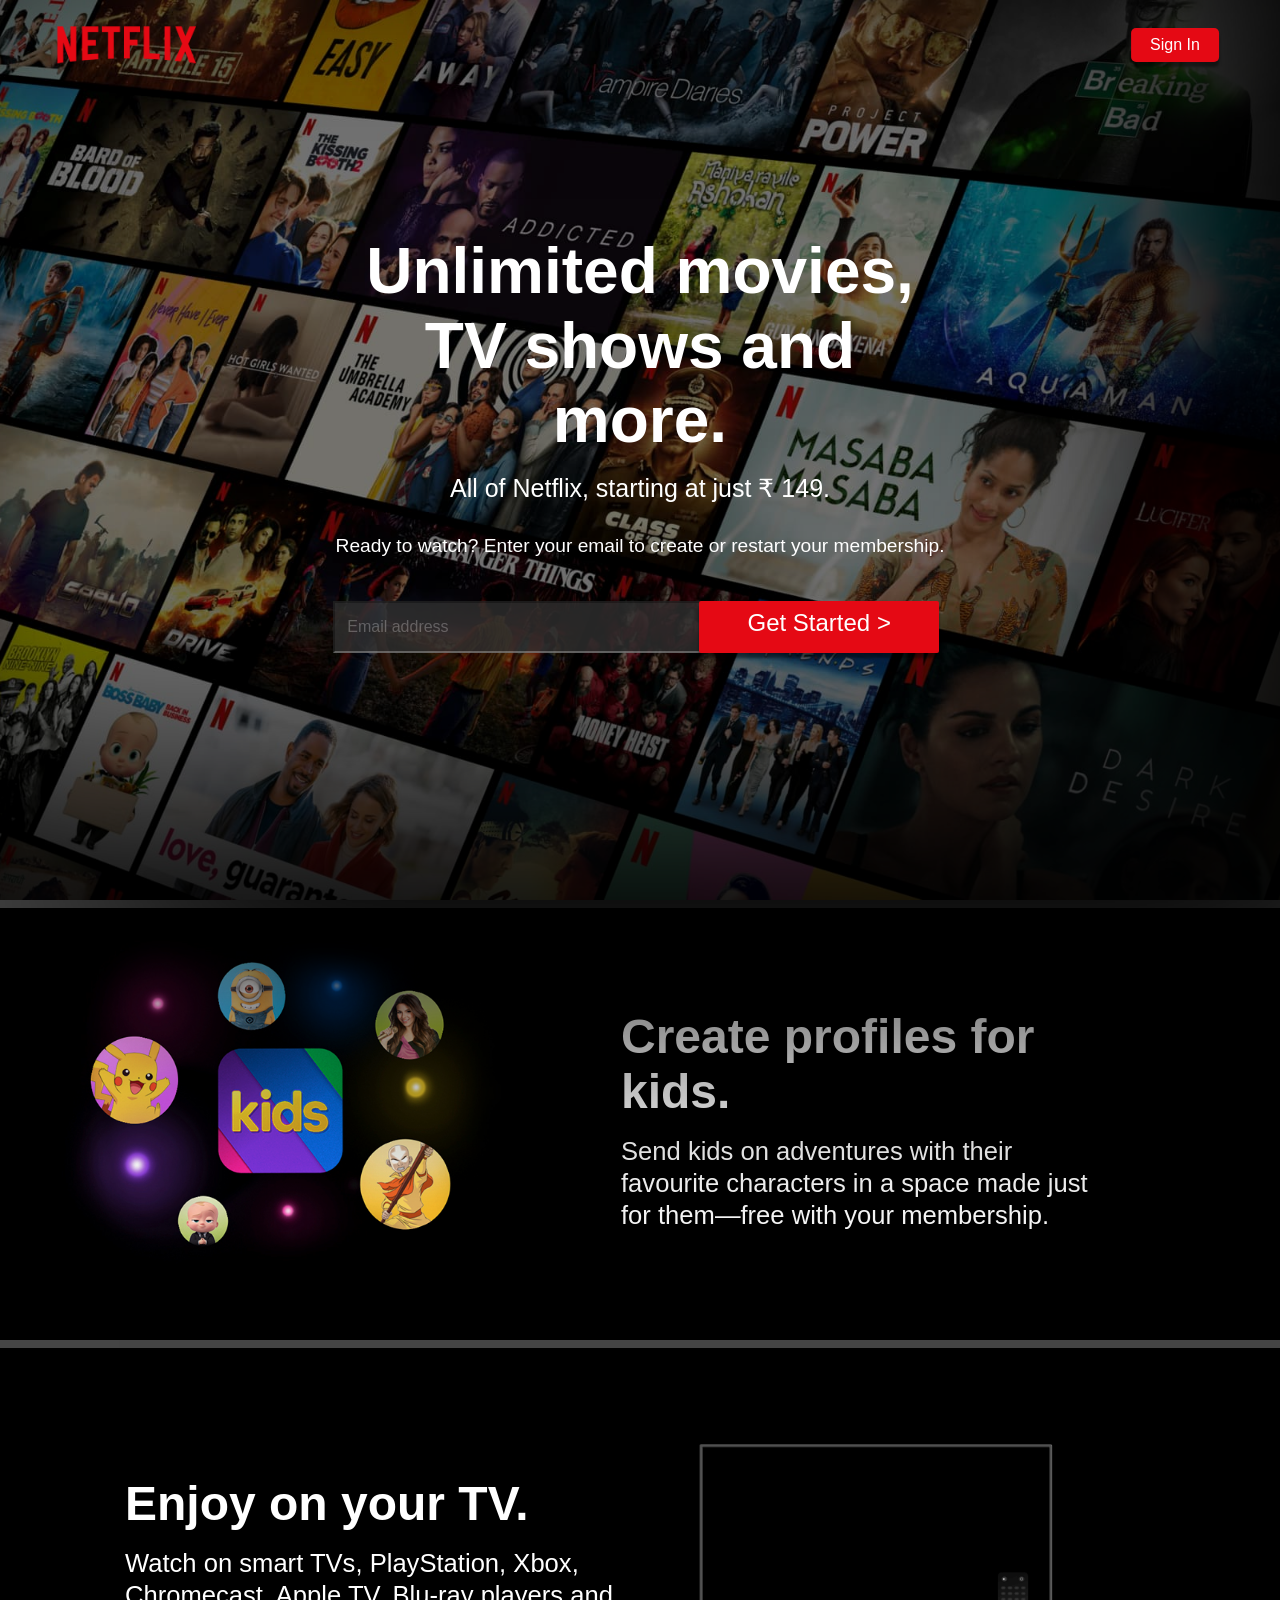
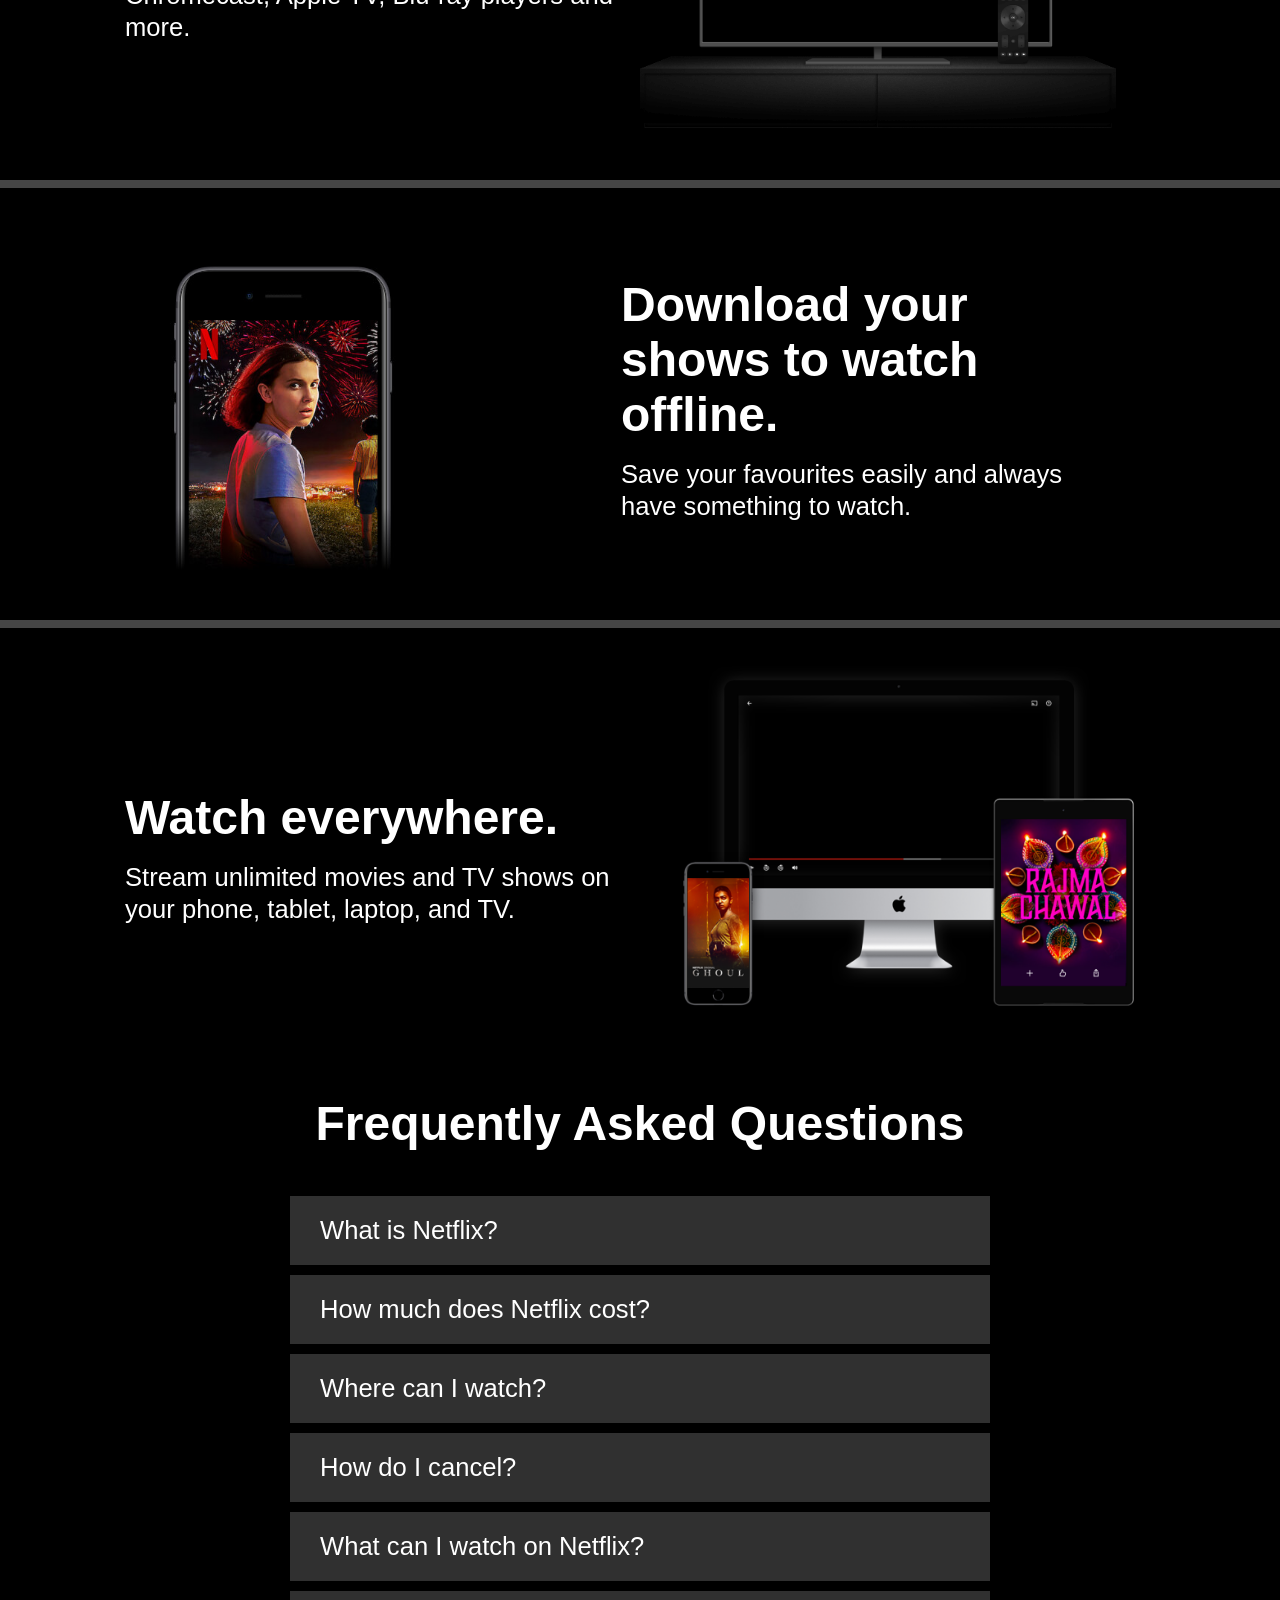
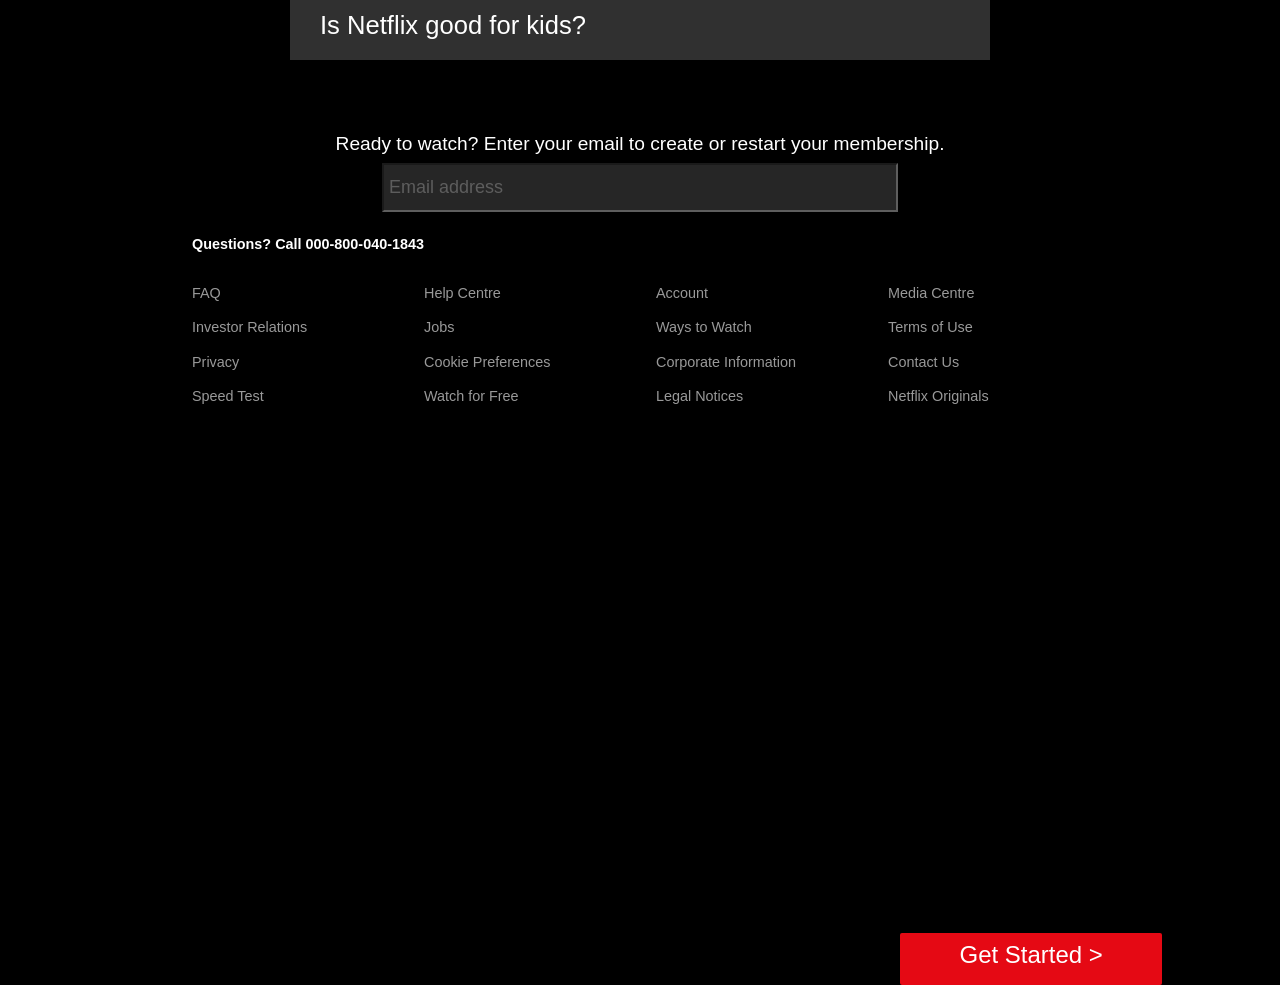
<file: Netflix-Clone/index.html>
<!DOCTYPE html>
<html lang="en">
<head>
    <meta charset="UTF-8">
    <meta name="viewport" content="width=device-width, initial-scale=1.0">
    <link rel="stylesheet" href="style.css">
    <title>Netflix</title>
</head>
<body>
    <header class="showcase">
        <div class="showcase-top">
            <img src="logo.png" alt="Netflix Logo">
            <a href="#" class="btn btn-rounded">Sign In</a>
        </div>
        <div class="showcase-content">
            <h1>Unlimited movies, TV shows and more.</h1>
            <h3>All of Netflix, starting at just ₹ 149.</h3>
            <p>Ready to watch? Enter your email to create or restart your membership.</p>
            <input type="email" name="email" id="mail" placeholder=" Email address" class="custom">
            <a href="#" class="btn btn-lg">Get Started ></a>
        </div>
    </header>

    <section class="style-cards">
        <div class="card-0">
            <img src="2.jpg" alt="Netflix Mobile">
            <div class="desc-0">
                <h1>Create profiles for kids.</h1>
                <h3>Send kids on adventures with their favourite characters in a space made just for them—free with your membership.</h3>
            </div>
        </div>
        <div class="card-1">
            <div class="desc-1">
                <h1>Enjoy on your TV.</h1>
                <h3>Watch on smart TVs, PlayStation, Xbox, Chromecast, Apple TV, Blu-ray players and more.</h3>
            </div>
            <img src="tv.png" alt="Netflix TV">
            <video class="video-1" autoplay="" playsinline="" muted="" loop=""><source src="1.m4v" type="video/mp4"></video>
        </div>
        <div class="card-2">
            <img src="3.jpg" alt="Netflix Mobile">
            <div class="desc-2">
                <h1>Download your shows to watch offline.</h1>
                <h3>Save your favourites easily and always have something to watch.</h3>
            </div>
        </div>
        <div class="card-3">
            <div class="desc-3">
                <h1>Watch everywhere.</h1>
                <h3>Stream unlimited movies and TV shows on your phone, tablet, laptop, and TV.</h3>
            </div>
            <img src="4.png" alt="Device-Pile-In">
            <video class="video-2" autoplay="" playsinline="" muted="" loop=""><source src="2.m4v" type="video/mp4"></video>
        </div>
    </section>

    <section class="lastsec">
        <div class="faq">
            <h1>Frequently Asked Questions</h1>
            <ul class="questions">
                <li>What is Netflix?</li>
                <li>How much does Netflix cost?</li>
                <li>Where can I watch?</li>
                <li>How do I cancel?</li>
                <li>What can I watch on Netflix?</li>
                <li>Is Netflix good for kids?</li>
            </ul>
            <p>Ready to watch? Enter your email to create or restart your membership.</p>
            <div class="showcase-c">
                <input type="email" id="cc" name="email" id="mail" placeholder=" Email address" class="custom">
                <a href="#" class="btn btn-lg">Get Started ></a>
            </div>
        </div>
    </section>


    <footer class="footer">
        <p>Questions? Call 000-800-040-1843</p>
        <div class="footer-cols">
            <ul>
                <li><a href="#">FAQ</a></li>
                <li><a href="#">Investor Relations</a></li>
                <li><a href="#">Privacy</a></li>
                <li><a href="#">Speed Test</a></li>
            </ul>
            <ul>
                <li><a href="#">Help Centre</a></li>
                <li><a href="#">Jobs</a></li>
                <li><a href="#">Cookie Preferences</a></li>
                <li><a href="#">Watch for Free</a></li>
            </ul>
            <ul>
                <li><a href="#">Account</a></li>
                <li><a href="#">Ways to Watch</a></li>
                <li><a href="#">Corporate Information</a></li>
                <li><a href="#">Legal Notices</a></li>
            </ul>
            <ul>
                <li><a href="#">Media Centre</a></li>
                <li><a href="#">Terms of Use</a></li>
                <li><a href="#">Contact Us</a></li>
                <li><a href="#">Netflix Originals</a></li>
            </ul>
        </div>
    </footer>
</body>
</html>
</file>
<file: Netflix-Clone/style.css>
:root{
    --primary-color: #e50914;
    --dark-color: #141414;
    --light-color: #f4f4f4;
}

*{
    margin: 0;
    padding: 0;
}

body{
    font-family: Arial, Helvetica, sans-serif;
    background: #000000;
    color: #999999;
}

ul{
    list-style: none;
}

h1,h2,h3,h4{
    color: #ffffff;
}

h3{
    font-weight: lighter;
}

a{
    color: #ffffff;
    text-decoration: none;
}

p{
    margin: 0.5rem 0;
    font-weight: bold;
    color: #ffffff;
}

img{
    width: 100%;
}

.showcase{
    width: 100%;
    height: 100vh;
    position: relative;
    background: url("1.jpg") no-repeat center center/cover;
}

.showcase::after{
    content: "";
    position: absolute;
    top: 0;
    left: 0;
    width: 100%;
    height: 100%;
    z-index: 1;
    background: rgba(0, 0, 0, 0.4);
    box-shadow: 120px 100px 250px #000000 , inset -120px -100px 250px #000000;
}

.showcase-top{
    position: relative;
    z-index: 2;
    height: 90px;
}

.showcase-top img{
    width: 140px;
    position: absolute;
    top: 50%;
    left: 0;
    transform: translate(40% , -50%);
}

.showcase-top a{
    position: absolute;
    top: 50%;
    right: 0;
    transform: translate(-60% , -50%);
}

.showcase-content{
    position: relative;
    margin: 0 26%;
    z-index: 2;
    display: flex;
    flex-direction: column;
    justify-content: center;
    text-align: center;
    align-items: center;
    margin-top: 9rem;
}

.showcase-content h1{
    font-weight: 700;
    font-size: 64px;
    margin: 0 30px;
    max-width: 800px;
    line-height: 74.5px;
}

.showcase-content h3{
    color: white;
    font-size: 25px;
    margin: 16px 0;
}

.showcase-content p{
    font-size: 19.2px;
    font-weight: 300;
    padding-top: 0.5rem;
    padding-bottom: 1rem;
}

.showcase-content input{
    position: absolute;
    left: 0;
    bottom: -8vh;
    width: 454px;
    height: 3rem;
    font-size: 1rem;
    padding-left: 0.5rem;
}

.btn{
    display: inline-block;
    background: var(--primary-color);
    color: white;
    padding: 0.5rem 1.2rem;
    font-size: 1rem;
    text-align: center;
    border: none;
    cursor: pointer;
    border-radius: 2px;
    margin-right: 0.5rem;
    outline: none;
    box-shadow: 0 5px 3px rgba(0, 0, 0, 0.45);
}

.btn:hover{
    opacity: 0.9;
}

.btn-rounded{
    border-radius: 5px;
}

.showcase-content .btn-lg{
    position: absolute;
    right: 0;
    bottom: -8vh;
    padding: 0.5rem;
    font-size: 1.5rem;
    height: 36px;
    width: 14rem;
}

.card-0 , 
.card-1,
.card-2,
.card-3{
    border-top: 8px rgb(69, 69, 69) solid;
    padding: 50px;
}

.card-0{
    position: relative;
    display: inline-grid;
    grid-template-columns: 40% 50%;
    text-align: left;
    align-items: center;
    padding: 25px 45px 50px;
}

.desc-0{
    padding-left: 100px;
}

.card-1{
    position: relative;
    display: inline-grid;
    grid-template-columns: 50% 40%;
    text-align: left;
    align-items: center;
    padding: 25px 45px 50px;
}

.desc-1{
    padding-left: 80px;
}

.style-cards h1{
    font-size: 3rem;
    padding: 1rem;
    padding-left: 0;
}

.style-cards h3{
    font-size: 1.6rem;
    line-height: 2rem;
}

.card-1 video{
    position: relative;
    width: 100%;
    height: 54%;
    grid-column: 2/2;
    grid-row: 1/2;
    z-index: -1;
}

.card-1 img{
    grid-column: 2/2;
    grid-row: 1/2;
}

.card-2{
    position: relative;
    display: inline-grid;
    grid-template-columns: 40% 50%;
    text-align: left;
    align-items: center;
    padding: 25px 45px 50px;
}

.desc-2{
    padding-left: 100px;
}

.card-3{
    position: relative;
    display: inline-grid;
    grid-template-columns: 50% 40%;
    text-align: left;
    align-items: center;
    padding: 25px 45px 50px;
}

.desc-3{
    padding-left: 80px;
    padding-right: 20px;
}

.card-3 img{
    width: 110%;
    grid-column: 2/2;
    grid-row: 1/2;
}

.card-3 video{
    position: relative;
    top: -87px;
    left: 125px;
    width: 65%;
    height: 78%;
    grid-column: 2/2;
    grid-row: 1/2;
    z-index: -1;
}

.faq{
    text-align: center;
}

.faq h1{
    padding-bottom: 40px;
    font-size: 3rem;
}

.questions{
    display: flex;
    flex-direction: column;
    flex-basis: 40%;
    align-items: center;
}

.questions li{
    padding: 20px 30px;
    margin: 5px;
    font-size: 1.6rem;
    background-color: #303030;
    color: white;
    text-align: left;
    width: 50%;
}

.faq p{
    padding-top: 60px;
    font-size: 1.2rem;
    font-weight: 200;
}

.input{
    display: inline-grid;
    align-items: center;
    grid-template-columns: 50% 40%;
}

.input input{
    width: 600px;
    height: 3rem;
}

.input button{
    height: 3.25rem;
    width: 320px;
    left: 20px;
    text-align: center;
    background-color: var(--primary-color);
    font-size: 1.5rem;
    padding: 15px 32px;
    border: none;
    border-radius: 2px;
    color: white;
}

.footer{
    max-width: 70%;
    margin: 1rem auto;
    overflow: auto;
}

.footer ,
.footer a{
    color: #999999;
    font-size: 0.9rem;
}

.footer p{
    margin-bottom: 1.5rem;
}

.footer .footer-cols{
    display: grid;
    grid-template-columns: repeat(4 , 1fr);
    grid-gap: 2rem;
}

.footer li{
    line-height: 2.4;
}

.custom{
    background-color:#303030;
    opacity: 0.8;
    text-decoration: solid white;
    font-size: large;
    left: 50vh;
}

.showcase-c .btn-lg{
    position: absolute;
    right: 0;
    bottom: -365vh;
    left: 100vh;
    padding: 0.5rem 1.2rem;
    font-size: 1.5rem;
    height: 36px;
    width: 14rem;
}

#cc{
    width: 40%;
    height: 45px;
}
</file>
